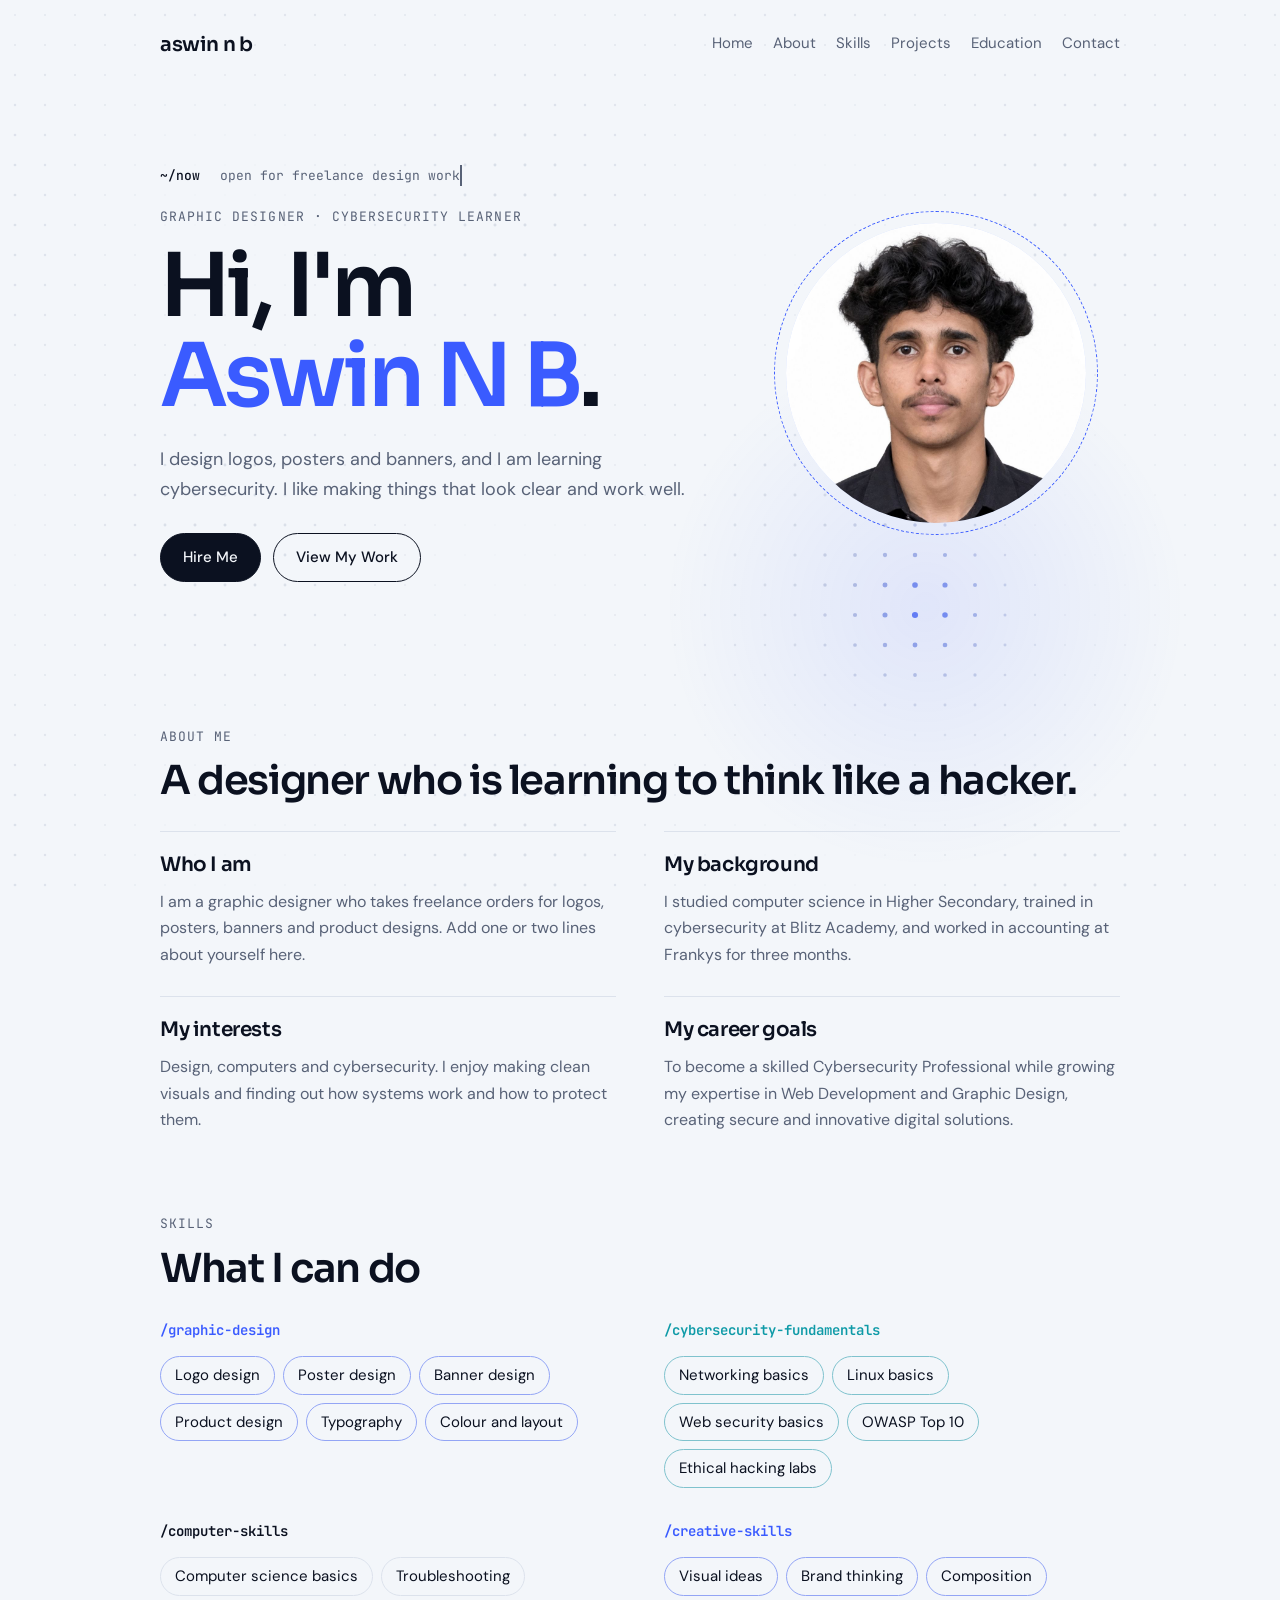
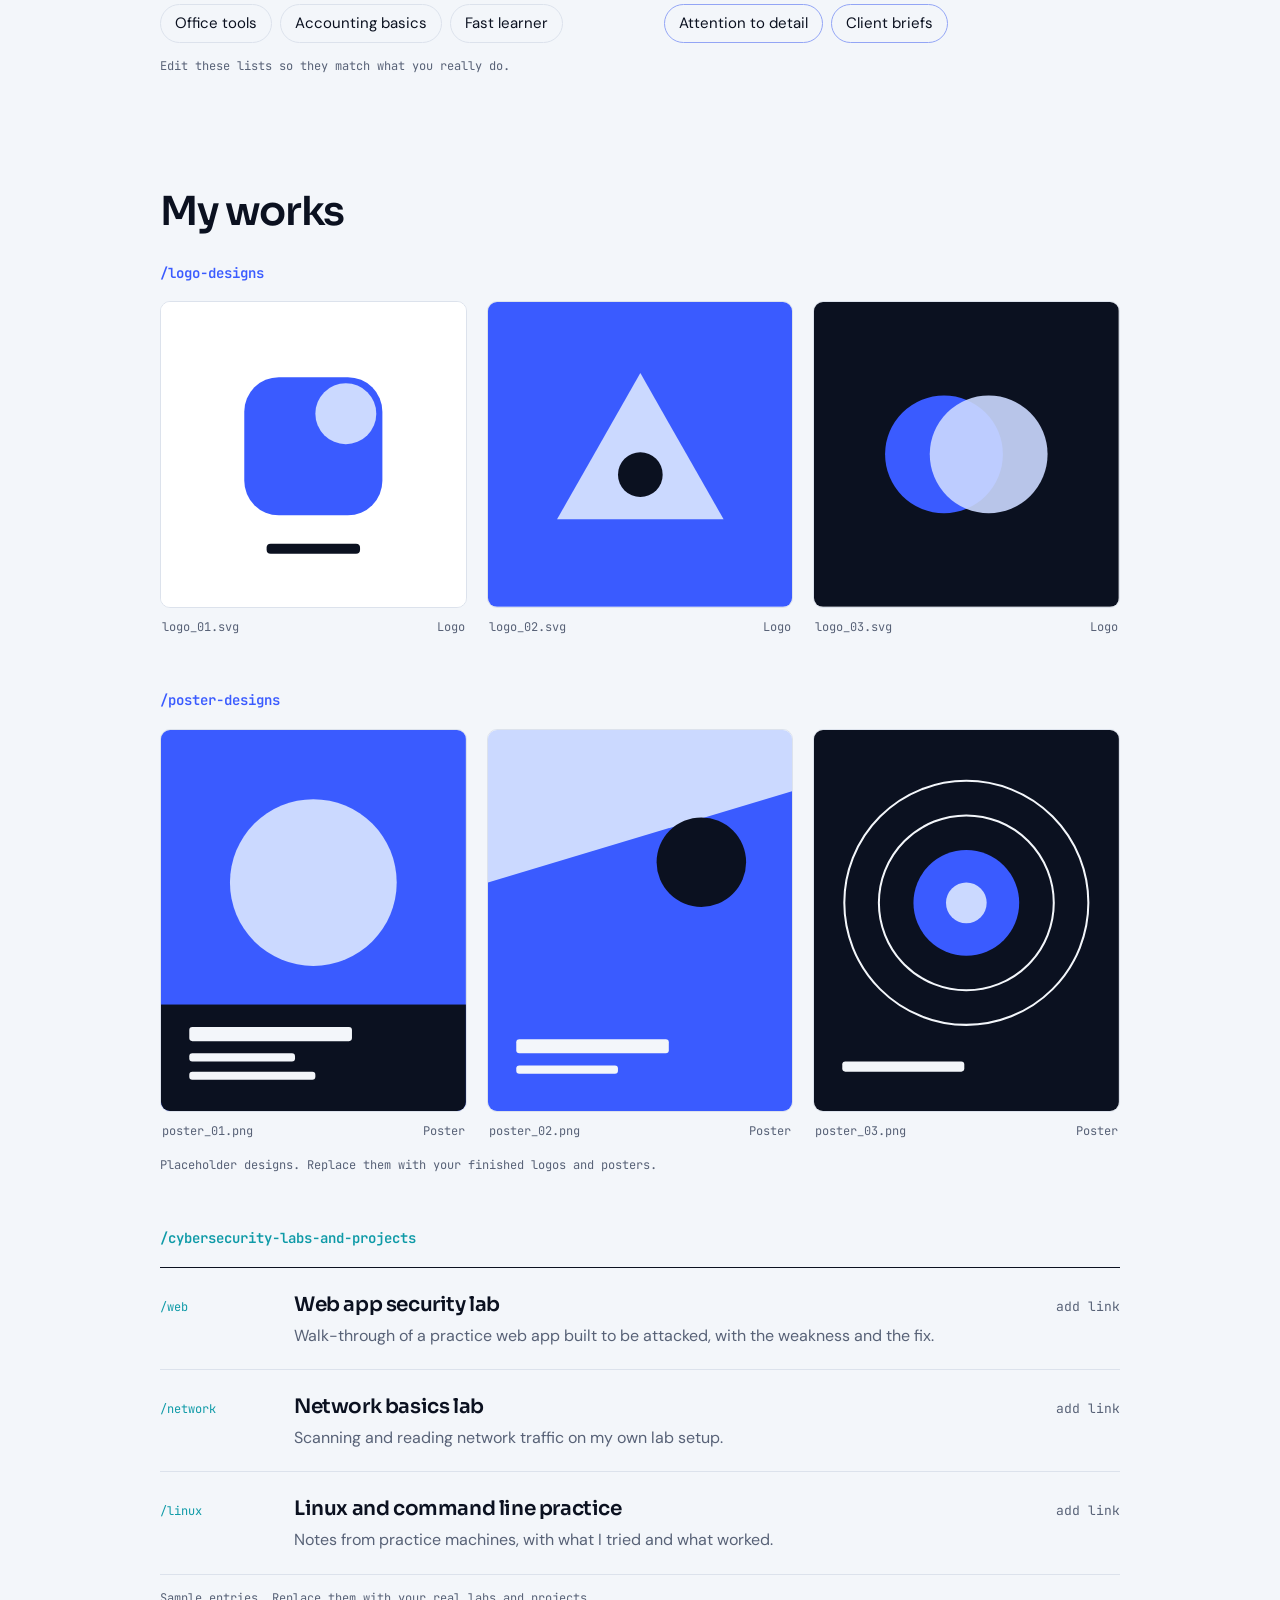
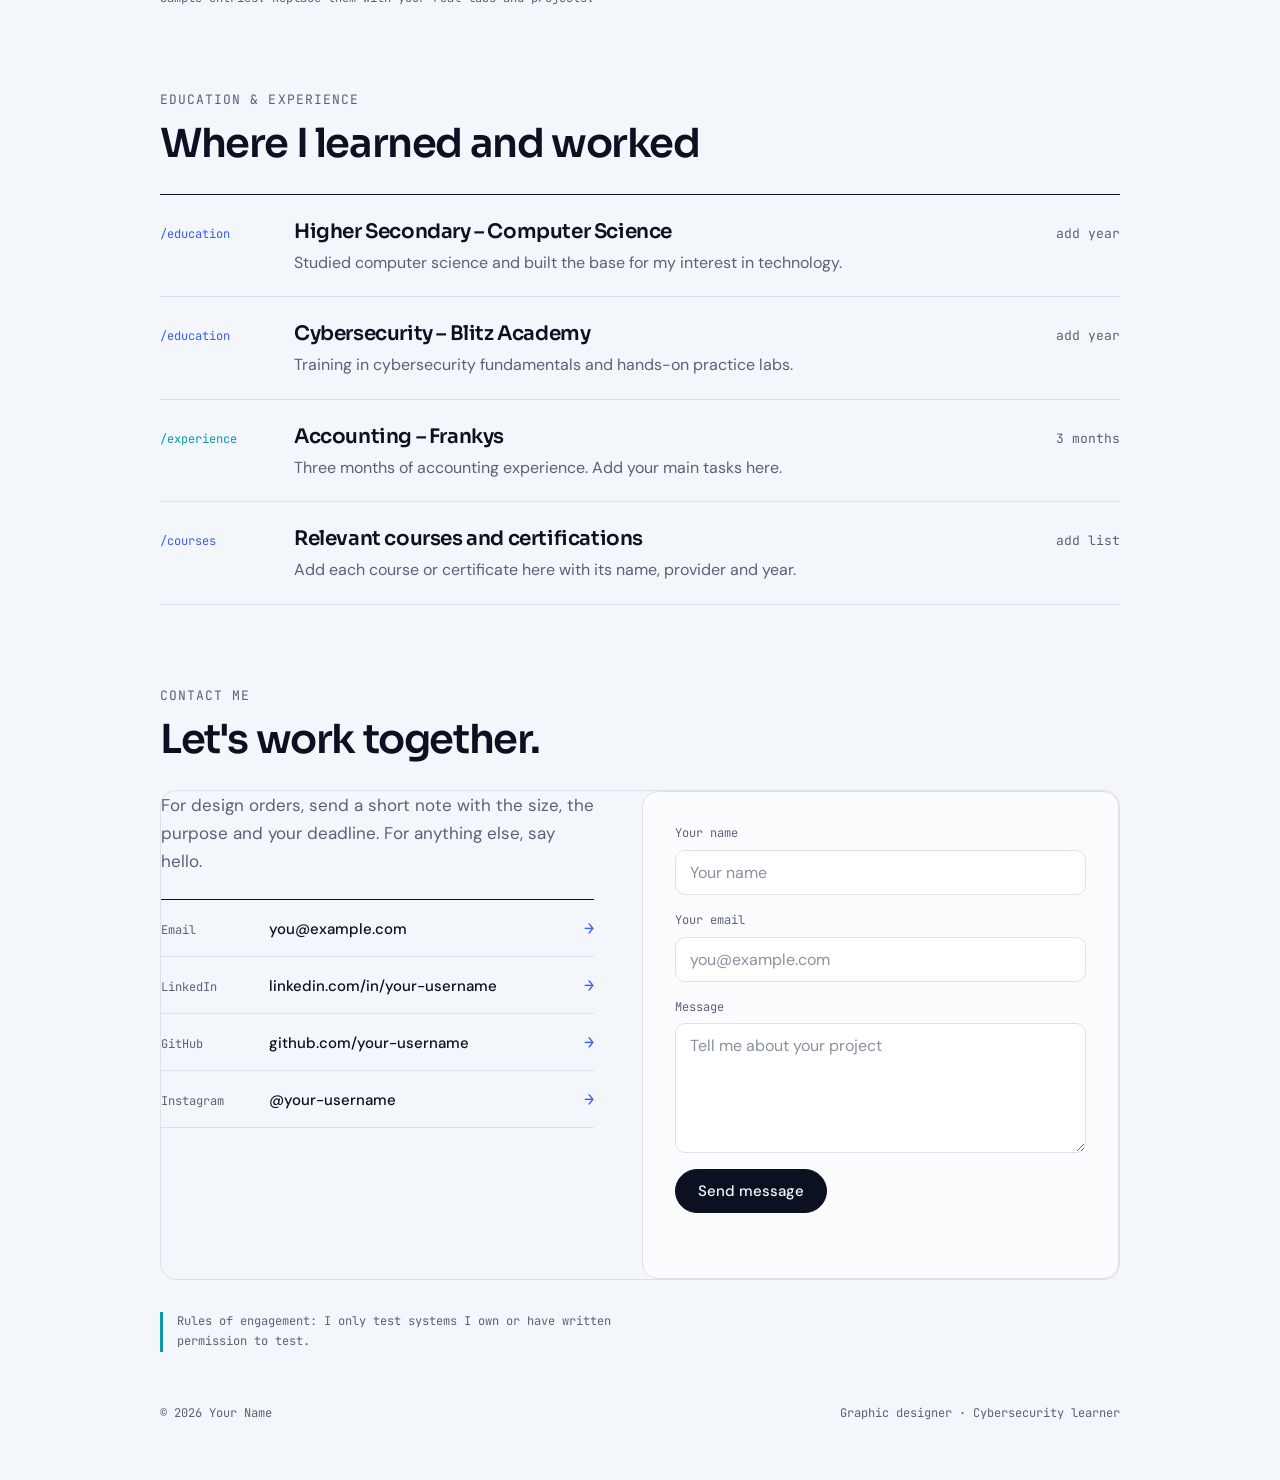
<file: index.html>
<!doctype html>
<html lang="en">
<head>
<meta charset="utf-8">
<meta name="viewport" content="width=device-width, initial-scale=1, viewport-fit=cover">
<meta name="description" content="Portfolio of a graphic designer and cybersecurity learner: logo designs, poster designs, cybersecurity labs, education and contact details.">
<title>Graphic Design &amp; Cybersecurity Portfolio</title>
<link rel="stylesheet" href="https://fonts.googleapis.com/css2?family=Sora:wght@400;600&family=DM+Sans:wght@400;500;700&family=JetBrains+Mono:wght@400;500&display=swap">
<style>
:root {
  --bg: #f3f6fa; --card: #ffffff; --ink: #0b1120; --muted: #586277; --line: #dce2ec;
  --design: #3a5bff; --accent: #3a5bff; --sec: #0e9aa7; --pop: #cbd9ff; --on-accent: #ffffff;
  --fx-a: #8391ab; --fx-b: #3a5bff;
  --display: "Sora", "Helvetica Neue", Arial, sans-serif;
  --body: "DM Sans", "Helvetica Neue", Arial, sans-serif;
  --mono: "JetBrains Mono", ui-monospace, Menlo, monospace;
}
* { box-sizing: border-box; }
html { scroll-behavior: smooth; }
body {
  margin: 0; background: var(--bg); color: var(--ink); font-family: var(--body); font-size: 17px; line-height: 1.65;
  padding-left: max(16px, env(safe-area-inset-left, 0px));
  padding-right: max(16px, env(safe-area-inset-right, 0px));
  padding-block: 20px 48px;
}
a { color: inherit; }
a:focus-visible, button:focus-visible, input:focus-visible, textarea:focus-visible { outline: 3px solid var(--accent); outline-offset: 3px; border-radius: 4px; }
.fx { position: fixed; z-index: 0; pointer-events: none; }
.wrap { max-width: 960px; margin: 0 auto; position: relative; z-index: 1; }

/* top bar */
.bar { display: flex; flex-wrap: wrap; justify-content: space-between; align-items: center; gap: 10px 24px; padding-block: 8px; }
.logo { font-family: var(--display); font-weight: 600; font-size: 20px; text-decoration: none; letter-spacing: -0.02em; }
.bar nav { display: flex; flex-wrap: wrap; gap: 6px 20px; font-size: 15px; }
.bar nav a { color: var(--muted); text-decoration: none; }
.bar nav a:hover { color: var(--ink); }

/* 1. hero */
.hero { display: grid; grid-template-columns: minmax(0, 1.5fr) minmax(0, 1fr); gap: 40px; align-items: center; padding-block: clamp(48px, 9vw, 96px) clamp(40px, 7vw, 72px); }
.status { display: flex; flex-wrap: wrap; gap: 6px 20px; font-family: var(--mono); font-size: 13px; color: var(--muted); margin: 0 0 20px; }
.status b { font-weight: 500; color: var(--ink); }
.role { font-family: var(--mono); font-size: 13px; letter-spacing: 0.08em; text-transform: uppercase; color: var(--muted); margin: 0 0 14px; }
h1 { font-family: var(--display); font-weight: 600; font-size: clamp(38px, 7.4vw, 76px); line-height: 1.04; letter-spacing: -0.045em; margin: 0 0 24px; text-wrap: balance; }
h1 .d { color: var(--design); }
.lede { max-width: 52ch; font-size: 18px; color: var(--muted); margin: 0 0 28px; }
.btns { display: flex; flex-wrap: wrap; gap: 12px; }
.btn { display: inline-block; padding: 11px 22px; border-radius: 999px; font-weight: 500; font-size: 15px; text-decoration: none; border: 1px solid var(--ink); }
.btn.primary { background: var(--ink); color: var(--bg); }
.me { position: relative; justify-self: center; width: min(100%, 300px); aspect-ratio: 1; }
.me .photo { position: absolute; inset: 0; border-radius: 50%; background: var(--pop); display: grid; place-items: center; font-family: var(--display); font-weight: 600; font-size: 84px; color: var(--ink); overflow: hidden; }
.me .photo img { position: absolute; inset: 0; width: 100%; height: 100%; object-fit: cover; }
.me .ring { position: absolute; inset: -12px; border-radius: 50%; border: 1px dashed var(--accent); }

/* sections */
section { padding-block: clamp(40px, 7vw, 72px) 8px; }
.eyebrow { font-family: var(--mono); font-size: 13px; letter-spacing: 0.08em; text-transform: uppercase; color: var(--muted); margin: 0 0 12px; }
h2 { font-family: var(--display); font-weight: 600; font-size: clamp(26px, 4.2vw, 40px); line-height: 1.1; letter-spacing: -0.035em; margin: 0 0 28px; text-wrap: balance; }
h3.sub { font-family: var(--mono); font-weight: 500; font-size: 14px; margin: 0 0 16px; color: var(--design); }
h3.sub.s { color: var(--sec); }
.block + .block { margin-top: 52px; }
.note { font-family: var(--mono); font-size: 12px; color: var(--muted); margin: 14px 0 0; }

/* 2. about */
.habits { display: grid; grid-template-columns: repeat(2, minmax(0, 1fr)); gap: 28px 48px; }
.habits > div { border-top: 1px solid var(--line); padding-top: 16px; }
.habits h4 { font-family: var(--display); font-weight: 600; font-size: 20px; margin: 0 0 8px; letter-spacing: -0.02em; }
.habits p { margin: 0; color: var(--muted); font-size: 16px; }

/* 3. skills */
.skills { display: grid; grid-template-columns: repeat(2, minmax(0, 1fr)); gap: 32px 48px; }
.skills h3 { font-family: var(--mono); font-weight: 500; font-size: 14px; margin: 0 0 14px; }
.skills .g h3 { color: var(--design); }
.skills .c h3 { color: var(--sec); }
.skills .p h3 { color: var(--ink); }
.skills .k h3 { color: var(--design); }
.tags { display: flex; flex-wrap: wrap; gap: 8px; list-style: none; padding: 0; margin: 0; }
.tags li { font-size: 15px; padding: 6px 14px; border-radius: 999px; border: 1px solid var(--line); }
.skills .g li, .skills .k li { border-color: color-mix(in srgb, var(--design) 45%, var(--line)); }
.skills .c li { border-color: color-mix(in srgb, var(--sec) 45%, var(--line)); }

/* 4. projects */
.grid { display: grid; grid-template-columns: repeat(3, minmax(0, 1fr)); gap: 20px; }
.tile { margin: 0; }
.tile .art { border-radius: 10px; overflow: hidden; border: 1px solid var(--line); background: var(--card); aspect-ratio: 4 / 5; }
.grid.sq .art { aspect-ratio: 1; }
.tile svg { display: block; width: 100%; height: 100%; }
.tile figcaption { display: flex; justify-content: space-between; gap: 12px; padding: 10px 2px 0; font-family: var(--mono); font-size: 12px; color: var(--muted); }
.f-accent { fill: var(--accent); } .f-pop { fill: var(--pop); } .f-ink { fill: var(--ink); } .f-bg { fill: var(--bg); } .f-card { fill: var(--card); }
.s-bg { stroke: var(--bg); fill: none; } .s-ink { stroke: var(--ink); fill: none; } .s-acc { stroke: var(--accent); fill: none; }

/* list rows: security projects, education */
.proj { border-top: 1px solid var(--ink); }
.proj .r { display: grid; grid-template-columns: 110px minmax(0, 1fr) auto; gap: 6px 24px; padding-block: 20px; border-bottom: 1px solid var(--line); align-items: baseline; }
.proj .t { font-family: var(--mono); font-size: 12px; color: var(--sec); }
.proj .t.d { color: var(--design); }
.proj h4 { font-family: var(--display); font-weight: 600; font-size: 20px; margin: 0; letter-spacing: -0.02em; }
.proj p { margin: 2px 0 0; color: var(--muted); font-size: 16px; }
.proj .na { font-family: var(--mono); font-size: 13px; color: var(--muted); }

/* 6. contact */
.contact { display: grid; grid-template-columns: minmax(0, 1fr) minmax(0, 1.1fr); gap: 32px 48px; align-items: start; }
.contact .intro p { margin: 0 0 24px; color: var(--muted); max-width: 40ch; }
.links { list-style: none; padding: 0; margin: 0; border-top: 1px solid var(--ink); }
.links li { border-bottom: 1px solid var(--line); }
.links a { display: grid; grid-template-columns: 96px minmax(0, 1fr) auto; gap: 12px; align-items: baseline; padding-block: 14px; text-decoration: none; }
.links span { font-family: var(--mono); font-size: 12px; color: var(--muted); }
.links b { font-weight: 500; font-size: 15px; overflow-wrap: anywhere; }
.links i { font-style: normal; font-family: var(--mono); color: var(--accent); transition: transform 0.2s; }
.links a:hover i { transform: translateX(4px); }
form { display: grid; gap: 16px; border: 1px solid var(--line); border-radius: 16px; padding: clamp(20px, 4vw, 32px); background: color-mix(in srgb, var(--card) 70%, transparent); }
label { display: grid; gap: 6px; font-family: var(--mono); font-size: 12px; color: var(--muted); }
input, textarea { font: 400 16px var(--body); color: var(--ink); background: var(--card); border: 1px solid var(--line); border-radius: 10px; padding: 11px 14px; width: 100%; }
textarea { min-height: 130px; resize: vertical; }
input::placeholder, textarea::placeholder { color: var(--muted); opacity: 0.7; }
form .btn { justify-self: start; cursor: pointer; font-family: var(--body); }
#form-msg { margin: 0; font-family: var(--mono); font-size: 12px; color: var(--muted); min-height: 1.4em; }
.rules { margin-top: 32px; font-family: var(--mono); font-size: 12px; color: var(--muted); border-left: 3px solid var(--sec); padding-left: 14px; max-width: 70ch; }
footer { padding-top: 40px; font-family: var(--mono); font-size: 12px; color: var(--muted); display: flex; flex-wrap: wrap; justify-content: space-between; gap: 8px; }

/* back to top */
.totop { position: fixed; right: max(16px, env(safe-area-inset-right, 0px)); bottom: calc(16px + env(safe-area-inset-bottom, 0px)); width: 48px; height: 48px; border-radius: 50%; border: 0; background: var(--ink); color: var(--bg); cursor: pointer; display: grid; place-items: center; z-index: 5; }
.totop svg { width: 20px; height: 20px; stroke: currentColor; fill: none; stroke-width: 2.5; stroke-linecap: round; stroke-linejoin: round; }
.totop:hover { transform: translateY(-3px); }
[hidden] { display: none !important; }

@media (max-width: 760px) {
  .hero { grid-template-columns: 1fr; gap: 36px; }
  .me { justify-self: start; width: min(70%, 240px); margin-left: 12px; }
  .habits, .skills, .contact { grid-template-columns: 1fr; }
  .grid { grid-template-columns: repeat(2, minmax(0, 1fr)); gap: 14px; }
  .proj .r { grid-template-columns: 1fr; }
}
@media (prefers-reduced-motion: reduce) { html { scroll-behavior: auto; } .totop:hover, .links a:hover i { transform: none; } }
</style>
<link rel="stylesheet" href="/assets/anim.css">
<link rel="stylesheet" href="/assets/theme.css">
<script src="/assets/bg.js" defer></script>
<script src="/assets/anim.js" defer></script>
</head>
<body data-page="home">
<canvas class="fx" id="fx" aria-hidden="true"></canvas>

<div class="wrap">
  <header class="bar">
    <a class="logo" href="#top">aswin n b</a>
    <nav aria-label="Sections"><a href="#top">Home</a><a href="#about">About</a><a href="#skills">Skills</a><a href="#projects">Projects</a><a href="#education">Education</a><a href="#contact">Contact</a></nav>
  </header>

  <!-- 1. HOME / HERO -->
  <div class="hero" id="top">
    <div>
      <p class="status"><span><b>~/now</b></span><span class="tw last" style="--n:30;--delay:0.50s">open for freelance design work</span></p>
      <p class="role">Graphic designer · Cybersecurity learner</p>
      <h1>Hi, I'm <span class="d">Aswin N B</span>.</h1>
      <p class="lede">I design logos, posters and banners, and I am learning cybersecurity. I like making things that look clear and work well.</p>
      <div class="btns">
        <a class="btn primary" href="#contact">Hire Me</a>
        <a class="btn" href="#projects">View My Work</a>
      </div>
    </div>
    <div class="me">
      <div class="ring"></div>
      <div class="photo" role="img" aria-label="Profile photo">YN<img src="/images/profile.jpg" alt="Your Name" onerror="this.remove()"></div>
    </div>
  </div>

  <!-- 2. ABOUT ME -->
  <section id="about">
    <p class="eyebrow">About me</p>
    <h2>A designer who is learning to think like a hacker.</h2>
    <div class="habits">
      <div><h4>Who I am</h4><p>I am a graphic designer who takes freelance orders for logos, posters, banners and product designs. Add one or two lines about yourself here.</p></div>
      <div><h4>My background</h4><p>I studied computer science in Higher Secondary, trained in cybersecurity at Blitz Academy, and worked in accounting at Frankys for three months.</p></div>
      <div><h4>My interests</h4><p>Design, computers and cybersecurity. I enjoy making clean visuals and finding out how systems work and how to protect them.</p></div>
      <div><h4>My career goals</h4><p>To become a skilled Cybersecurity Professional while growing my expertise in Web Development and Graphic Design, creating secure and innovative digital solutions.</p></div>
    </div>
  </section>

  <!-- 3. SKILLS -->
  <section id="skills">
    <p class="eyebrow">Skills</p>
    <h2>What I can do</h2>
    <div class="skills">
      <div class="g">
        <h3>/graphic-design</h3>
        <ul class="tags"><li>Logo design</li><li>Poster design</li><li>Banner design</li><li>Product design</li><li>Typography</li><li>Colour and layout</li></ul>
      </div>
      <div class="c">
        <h3>/cybersecurity-fundamentals</h3>
        <ul class="tags"><li>Networking basics</li><li>Linux basics</li><li>Web security basics</li><li>OWASP Top 10</li><li>Ethical hacking labs</li></ul>
      </div>
      <div class="p">
        <h3>/computer-skills</h3>
        <ul class="tags"><li>Computer science basics</li><li>Troubleshooting</li><li>Office tools</li><li>Accounting basics</li><li>Fast learner</li></ul>
      </div>
      <div class="k">
        <h3>/creative-skills</h3>
        <ul class="tags"><li>Visual ideas</li><li>Brand thinking</li><li>Composition</li><li>Attention to detail</li><li>Client briefs</li></ul>
      </div>
    </div>
    <p class="note">Edit these lists so they match what you really do.</p>
  </section>

  <!-- 4. PROJECTS / MY WORKS -->
  <section id="projects">
    <p class="eyebrow">Projects</p>
    <h2>My works</h2>

    <div class="block">
      <h3 class="sub">/logo-designs</h3>
      <div class="grid sq">
        <figure class="tile"><div class="art"><svg viewBox="0 0 300 300" preserveAspectRatio="xMidYMid slice" role="img" aria-label="Logo placeholder"><rect width="300" height="300" class="f-card"/><rect x="82" y="74" width="136" height="136" rx="34" class="f-accent"/><circle cx="182" cy="110" r="30" class="f-pop"/><rect x="104" y="238" width="92" height="10" rx="4" class="f-ink"/></svg></div><figcaption><span>logo_01.svg</span><span>Logo</span></figcaption></figure>
        <figure class="tile"><div class="art"><svg viewBox="0 0 300 300" preserveAspectRatio="xMidYMid slice" role="img" aria-label="Logo placeholder"><rect width="300" height="300" class="f-accent"/><polygon points="150,70 232,214 68,214" class="f-pop"/><circle cx="150" cy="170" r="22" class="f-ink"/></svg></div><figcaption><span>logo_02.svg</span><span>Logo</span></figcaption></figure>
        <figure class="tile"><div class="art"><svg viewBox="0 0 300 300" preserveAspectRatio="xMidYMid slice" role="img" aria-label="Logo placeholder"><rect width="300" height="300" class="f-ink"/><circle cx="128" cy="150" r="58" class="f-accent"/><circle cx="172" cy="150" r="58" class="f-pop" fill-opacity="0.9"/></svg></div><figcaption><span>logo_03.svg</span><span>Logo</span></figcaption></figure>
      </div>
    </div>

    <div class="block">
      <h3 class="sub">/poster-designs</h3>
      <div class="grid">
        <figure class="tile"><div class="art"><svg viewBox="0 0 300 375" preserveAspectRatio="xMidYMid slice" role="img" aria-label="Poster placeholder"><rect width="300" height="375" class="f-accent"/><circle cx="150" cy="150" r="82" class="f-pop"/><rect y="270" width="300" height="105" class="f-ink"/><rect x="28" y="292" width="160" height="14" rx="3" class="f-bg"/><rect x="28" y="318" width="104" height="8" rx="3" class="f-bg"/><rect x="28" y="336" width="124" height="8" rx="3" class="f-bg"/></svg></div><figcaption><span>poster_01.png</span><span>Poster</span></figcaption></figure>
        <figure class="tile"><div class="art"><svg viewBox="0 0 300 375" preserveAspectRatio="xMidYMid slice" role="img" aria-label="Poster placeholder"><rect width="300" height="375" class="f-pop"/><polygon points="0,375 0,150 300,60 300,375" class="f-accent"/><circle cx="210" cy="130" r="44" class="f-ink"/><rect x="28" y="304" width="150" height="14" rx="3" class="f-bg"/><rect x="28" y="330" width="100" height="8" rx="3" class="f-bg"/></svg></div><figcaption><span>poster_02.png</span><span>Poster</span></figcaption></figure>
        <figure class="tile"><div class="art"><svg viewBox="0 0 300 375" preserveAspectRatio="xMidYMid slice" role="img" aria-label="Poster placeholder"><rect width="300" height="375" class="f-ink"/><circle cx="150" cy="170" r="120" class="s-bg" stroke-width="2"/><circle cx="150" cy="170" r="86" class="s-bg" stroke-width="2"/><circle cx="150" cy="170" r="52" class="f-accent"/><circle cx="150" cy="170" r="20" class="f-pop"/><rect x="28" y="326" width="120" height="10" rx="3" class="f-bg"/></svg></div><figcaption><span>poster_03.png</span><span>Poster</span></figcaption></figure>
      </div>
      <p class="note">Placeholder designs. Replace them with your finished logos and posters.</p>
    </div>

    <div class="block">
      <h3 class="sub s">/cybersecurity-labs-and-projects</h3>
      <div class="proj">
        <div class="r"><span class="t">/web</span><div><h4>Web app security lab</h4><p>Walk-through of a practice web app built to be attacked, with the weakness and the fix.</p></div><span class="na">add link</span></div>
        <div class="r"><span class="t">/network</span><div><h4>Network basics lab</h4><p>Scanning and reading network traffic on my own lab setup.</p></div><span class="na">add link</span></div>
        <div class="r"><span class="t">/linux</span><div><h4>Linux and command line practice</h4><p>Notes from practice machines, with what I tried and what worked.</p></div><span class="na">add link</span></div>
      </div>
      <p class="note">Sample entries. Replace them with your real labs and projects.</p>
    </div>
  </section>

  <!-- 5. EDUCATION & EXPERIENCE -->
  <section id="education">
    <p class="eyebrow">Education &amp; experience</p>
    <h2>Where I learned and worked</h2>
    <div class="proj">
      <div class="r"><span class="t d">/education</span><div><h4>Higher Secondary – Computer Science</h4><p>Studied computer science and built the base for my interest in technology.</p></div><span class="na">add year</span></div>
      <div class="r"><span class="t d">/education</span><div><h4>Cybersecurity – Blitz Academy</h4><p>Training in cybersecurity fundamentals and hands-on practice labs.</p></div><span class="na">add year</span></div>
      <div class="r"><span class="t">/experience</span><div><h4>Accounting – Frankys</h4><p>Three months of accounting experience. Add your main tasks here.</p></div><span class="na">3 months</span></div>
      <div class="r"><span class="t d">/courses</span><div><h4>Relevant courses and certifications</h4><p>Add each course or certificate here with its name, provider and year.</p></div><span class="na">add list</span></div>
    </div>
  </section>

  <!-- 6. CONTACT -->
  <section id="contact">
    <p class="eyebrow">Contact me</p>
    <h2>Let's work together.</h2>
    <div class="contact">
      <div class="intro">
        <p>For design orders, send a short note with the size, the purpose and your deadline. For anything else, say hello.</p>
        <ul class="links">
          <li><a href="mailto:you@example.com"><span>Email</span><b>you@example.com</b><i>→</i></a></li>
          <li><a href="https://www.linkedin.com/in/your-username" target="_blank" rel="noopener"><span>LinkedIn</span><b>linkedin.com/in/your-username</b><i>→</i></a></li>
          <li><a href="https://github.com/your-username" target="_blank" rel="noopener"><span>GitHub</span><b>github.com/your-username</b><i>→</i></a></li>
          <li><a href="https://www.instagram.com/your-username" target="_blank" rel="noopener"><span>Instagram</span><b>@your-username</b><i>→</i></a></li>
        </ul>
      </div>
      <form id="contact-form" data-email="you@example.com" data-endpoint="" novalidate>
        <label for="f-name">Your name<input id="f-name" name="name" type="text" autocomplete="name" placeholder="Your name" required></label>
        <label for="f-email">Your email<input id="f-email" name="email" type="email" autocomplete="email" placeholder="you@example.com" required></label>
        <label for="f-msg">Message<textarea id="f-msg" name="message" placeholder="Tell me about your project" required></textarea></label>
        <button class="btn primary" type="submit">Send message</button>
        <p id="form-msg" role="status" aria-live="polite"></p>
      </form>
    </div>
    <p class="rules">Rules of engagement: I only test systems I own or have written permission to test.</p>
    <footer><span>© 2026 Your Name</span><span>Graphic designer · Cybersecurity learner</span></footer>
  </section>
</div>

<button class="totop" id="totop" type="button" aria-label="Back to top" hidden><svg viewBox="0 0 24 24" aria-hidden="true"><path d="M12 19V5M5 12l7-7 7 7"/></svg></button>
<script>
(function () {
  var t = document.getElementById('totop');
  function update() { t.hidden = (window.scrollY || document.documentElement.scrollTop) < 400; }
  window.addEventListener('scroll', update, { passive: true });
  update();
  t.addEventListener('click', function () {
    var calm = window.matchMedia('(prefers-reduced-motion: reduce)').matches;
    window.scrollTo({ top: 0, behavior: calm ? 'auto' : 'smooth' });
  });
})();

/* Contact form.
   If data-endpoint is set (for example a Formspree URL), the message is sent there.
   Otherwise it opens the visitor's email app with the message filled in. */
(function () {
  var form = document.getElementById('contact-form');
  var msg = document.getElementById('form-msg');
  form.addEventListener('submit', function (e) {
    e.preventDefault();
    var name = form.elements.name.value.trim();
    var email = form.elements.email.value.trim();
    var text = form.elements.message.value.trim();
    if (!name || !email || !text || email.indexOf('@') < 1) {
      msg.textContent = 'Please fill in your name, a valid email and a message.';
      return;
    }
    var endpoint = form.getAttribute('data-endpoint');
    if (endpoint) {
      msg.textContent = 'Sending...';
      fetch(endpoint, {
        method: 'POST',
        headers: { 'Accept': 'application/json', 'Content-Type': 'application/json' },
        body: JSON.stringify({ name: name, email: email, message: text })
      }).then(function (r) {
        if (!r.ok) throw new Error('bad status');
        form.reset();
        msg.textContent = 'Thank you. Your message was sent.';
      }).catch(function () {
        msg.textContent = 'Sorry, the message did not send. Please email me directly.';
      });
    } else {
      var to = form.getAttribute('data-email');
      var subject = 'Portfolio message from ' + name;
      var body = text + '\n\nFrom: ' + name + ' (' + email + ')';
      msg.textContent = 'Opening your email app. If nothing opens, write to ' + to + '.';
      window.location.href = 'mailto:' + to + '?subject=' + encodeURIComponent(subject) + '&body=' + encodeURIComponent(body);
    }
  });
})();
</script>
</body>
</html>
</file>
<file: assets/anim.css>
/* Shared animations for all pages. Everything that moves is turned off for visitors who prefer reduced motion. */

@keyframes rise { from { opacity: 0; transform: translateY(28px); } to { opacity: 1; transform: none; } }
@keyframes spin { to { transform: rotate(360deg); } }
@keyframes float { 0%, 100% { transform: translateY(0) rotate(-4deg); } 50% { transform: translateY(-9px) rotate(-4deg); } }
@keyframes type { from { max-width: 0; } }
@keyframes caret { 50% { border-color: transparent; } }

/* scroll progress bar (created by anim.js) */
.progress { position: fixed; left: 0; top: 0; width: 100%; height: 3px; z-index: 10; transform-origin: 0 50%; transform: scaleX(0); background: var(--accent, var(--design)); pointer-events: none; }
body[data-page="security"] .progress { background: var(--sec); }

/* scroll reveal: anim.js adds .rv to items below the fold, then .in when they come into view */
.rv { opacity: 0; }
.rv.in { animation: rise 0.7s cubic-bezier(0.2, 0.7, 0.2, 1) var(--d, 0s) both; }

@media (prefers-reduced-motion: no-preference) {
  /* page load: hero content rises in one piece at a time */
  .hero > * { animation: rise 0.8s cubic-bezier(0.2, 0.7, 0.2, 1) both; }
  .hero > :nth-child(2) { animation-delay: 0.12s; }
  .hero > :nth-child(3) { animation-delay: 0.24s; }

  /* typed status line */
  .status .tw { display: inline-block; overflow: hidden; white-space: nowrap; vertical-align: bottom; max-width: calc(var(--n) * 1ch + 4px); animation: type calc(var(--n) * 55ms) steps(var(--n), end) var(--delay, 0s) both; }
  .status .tw.last { border-right: 2px solid currentColor; animation: type calc(var(--n) * 55ms) steps(var(--n), end) var(--delay, 0s) both, caret 0.9s step-end infinite; }

  /* nav underline slides in */
  .bar nav a { text-decoration: none; background: linear-gradient(currentColor, currentColor) 0 100% / 0 2px no-repeat; transition: background-size 0.25s ease, color 0.2s; padding-bottom: 2px; }
  .bar nav a:hover { text-decoration: none; background-size: 100% 2px; }

  /* buttons, chips, tags */
  .btn { transition: transform 0.2s, background-color 0.2s, color 0.2s; }
  .btn:hover { transform: translateY(-3px); }
  .chip { transition: transform 0.2s, background-color 0.2s, color 0.2s, border-color 0.2s; }
  .chip:hover { transform: translateY(-2px); }
  .tags li { transition: transform 0.2s, border-color 0.2s; }
  .tags li:hover { transform: translateY(-3px); }

  /* design page: spinning ring, floating note, tilting photo, lifting tiles */
  .me .ring { animation: spin 28s linear infinite; }
  .me .note { animation: float 4.5s ease-in-out infinite; }
  .me .photo { transition: transform 0.4s cubic-bezier(0.2, 0.7, 0.2, 1); }
  .me:hover .photo { transform: rotate(-4deg) scale(1.04); }
  .tile .art { transition: transform 0.35s cubic-bezier(0.2, 0.7, 0.2, 1), box-shadow 0.35s; }
  .tile svg { transition: transform 0.6s cubic-bezier(0.2, 0.7, 0.2, 1); }
  .tile:hover .art { transform: translateY(-6px); box-shadow: 0 20px 40px -22px rgba(0, 0, 0, 0.45); }
  .tile:hover svg { transform: scale(1.06); }

  /* list rows slide over on hover */
  .proj .r, .svc .row { transition: padding-left 0.25s ease; }
  .proj .r:hover, .svc .row:hover { padding-left: 14px; }
  .idx svg { transition: transform 0.35s cubic-bezier(0.2, 0.7, 0.2, 1); }
  .idx a:hover svg { transform: rotate(-8deg) scale(1.1); }
}
</file>
<file: assets/theme.css>
/* Cool minimal theme. Loaded after each page's own styles, so these values win.
   Change the colors here to restyle all three pages at once. */

:root {
  --bg: #f3f6fa;
  --card: #ffffff;
  --ink: #0b1120;
  --muted: #586277;
  --line: #dce2ec;
  --design: #3a5bff;
  --accent: #3a5bff;
  --sec: #0e9aa7;
  --pop: #cbd9ff;
  --on-accent: #ffffff;
  --fx-a: #8391ab;
  --fx-b: #3a5bff;
  --display: "Sora", "Helvetica Neue", Arial, sans-serif;
}
@media (prefers-color-scheme: dark) {
  :root:not([data-theme="light"]) {
    --bg: #090d16; --card: #111726; --ink: #e9eef8; --muted: #8b96ac; --line: #1e2740;
    --design: #7f95ff; --accent: #7f95ff; --sec: #4fd0d8; --pop: #2c3c6e; --on-accent: #090d16;
    --fx-a: #56668a; --fx-b: #7f95ff; color-scheme: dark;
  }
}
:root[data-theme="dark"] {
  --bg: #090d16; --card: #111726; --ink: #e9eef8; --muted: #8b96ac; --line: #1e2740;
  --design: #7f95ff; --accent: #7f95ff; --sec: #4fd0d8; --pop: #2c3c6e; --on-accent: #090d16;
  --fx-a: #56668a; --fx-b: #7f95ff; color-scheme: dark;
}

::selection { background: var(--accent); color: var(--on-accent); }

/* background canvas: plain, no blur */
.fx { left: 0; top: 0; width: 100%; height: 100%; filter: none; }

/* lighter, quieter type */
h1, h2, h3, h4, .logo, .photo { font-weight: 600 !important; }
h1 { font-size: clamp(36px, 7.4vw, 88px); letter-spacing: -0.045em; line-height: 1.02; }
h2 { letter-spacing: -0.035em; }
.logo { letter-spacing: -0.02em; }
.lede { font-size: 18px; }

/* thin lines instead of heavy rules */
.idx, .proj, .svc { border-top-width: 1px; }
.btn { border-width: 1px; font-weight: 500; }
.chip { border-width: 1px; }
.tags li { border-width: 1px; }
.contact { background: transparent; color: var(--ink); border: 1px solid var(--line); border-radius: 16px; }
.contact h2 { color: var(--ink); }
.contact p { color: var(--muted); }
.lines span { opacity: 1; color: var(--muted); }
.tile .art { border-radius: 10px; }
.me .ring { border-width: 1px; }
</file>
